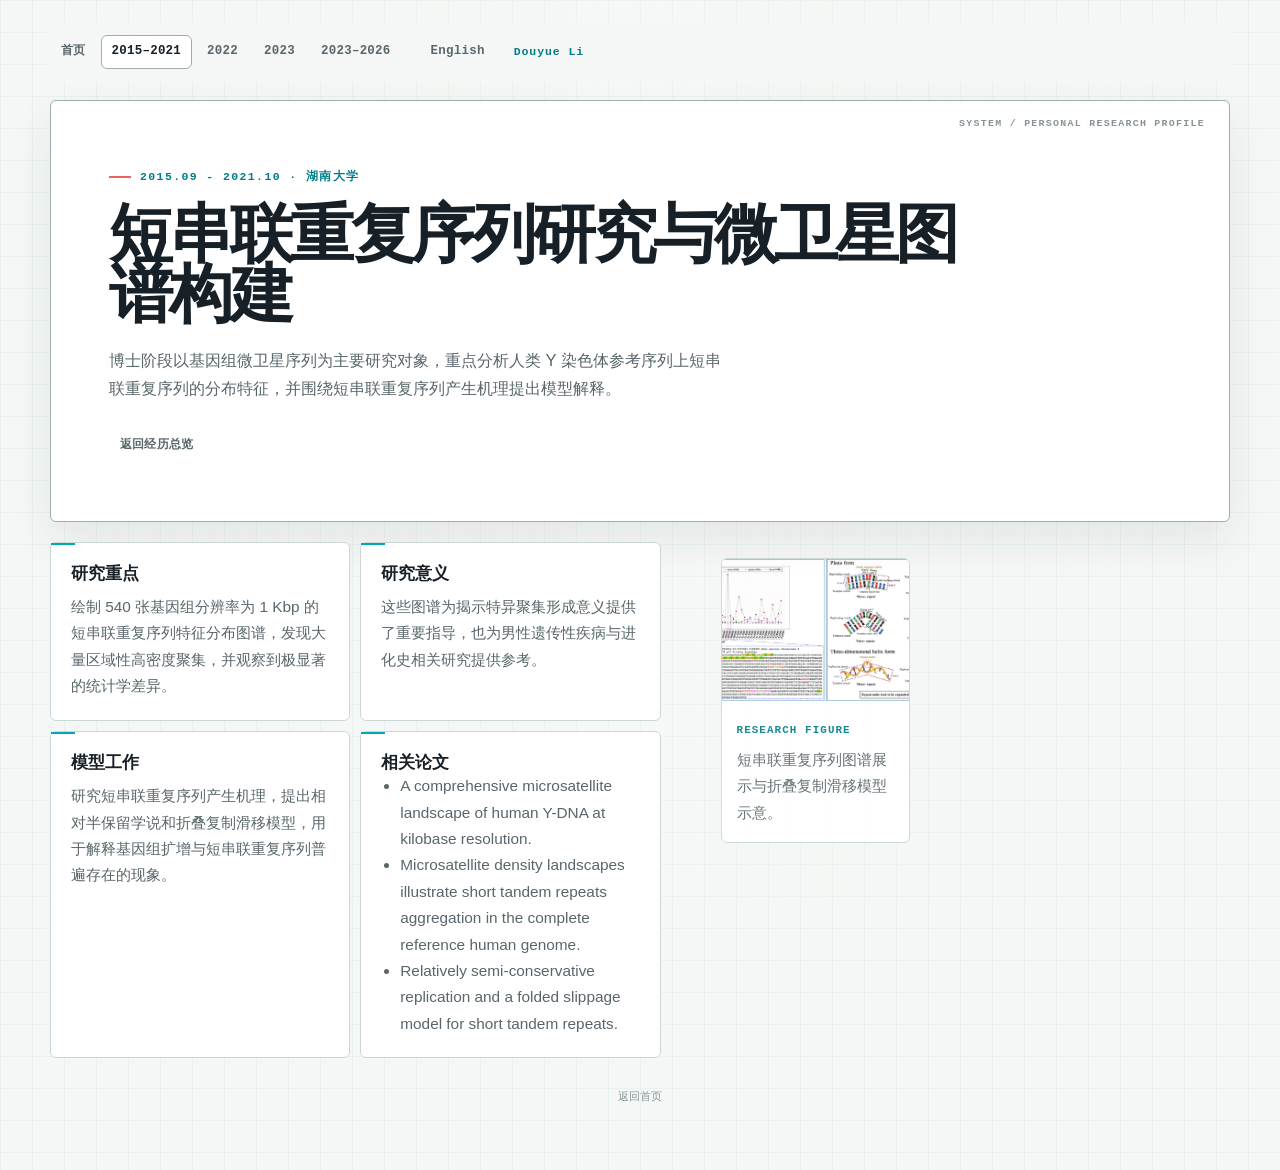
<file: experience/2015-2021.html>
<!doctype html>
<html lang="zh-CN">
  <head>
    <meta charset="utf-8" />
    <meta name="viewport" content="width=device-width, initial-scale=1" />
    <meta name="description" content="李都悦博士阶段短串联重复序列与微卫星研究经历。" />
    <title>2015–2021｜短串联重复序列研究｜李都悦</title>
    <link rel="stylesheet" href="../assets/styles.css?v=lab-20261014" />
  </head>
  <body>
    <main class="page">
      <header class="site-header">
        <nav class="site-nav" aria-label="站点导航" data-i18n-aria="nav.aria">
          <a href="../index.html" data-i18n="nav.home">首页</a>
          <a href="2015-2021.html" aria-current="page">2015–2021</a>
          <a href="2022.html">2022</a>
          <a href="2023.html">2023</a>
          <a href="2023-now.html" data-i18n="nav.now">2023–至今</a>
        </nav>
        <button class="language-toggle" type="button" data-language-toggle data-i18n="lang.switch" data-i18n-aria="lang.aria" aria-label="Switch to English">English</button>
        <a class="brand" href="../index.html" aria-label="返回首页" data-i18n-aria="brand.aria"><span class="brand-mark" data-i18n="brand.name">Douyue Li</span></a>
      </header>

      <section class="detail-hero">
        <span class="eyebrow" data-i18n="detail.2015.meta">2015.09 - 2021.10 · 湖南大学</span>
        <h1 data-i18n="detail.2015.title">短串联重复序列研究与微卫星图谱构建</h1>
        <p class="lead" data-i18n="detail.2015.lead">博士阶段以基因组微卫星序列为主要研究对象，重点分析人类 Y 染色体参考序列上短串联重复序列的分布特征，并围绕短串联重复序列产生机理提出模型解释。</p>
        <div class="inline-actions"><a class="link-pill" href="../index.html#experience" data-i18n="detail.back.overview">返回经历总览</a></div>
      </section>

      <section class="detail-layout">
        <div class="detail-stack">
          <article class="detail-card">
            <h3 data-i18n="detail.focus.title">研究重点</h3>
            <p data-i18n="detail.2015.focus.body">绘制 540 张基因组分辨率为 1 Kbp 的短串联重复序列特征分布图谱，发现大量区域性高密度聚集，并观察到极显著的统计学差异。</p>
          </article>
          <article class="detail-card">
            <h3 data-i18n="detail.significance.title">研究意义</h3>
            <p data-i18n="detail.2015.significance.body">这些图谱为揭示特异聚集形成意义提供了重要指导，也为男性遗传性疾病与进化史相关研究提供参考。</p>
          </article>
          <article class="detail-card">
            <h3 data-i18n="detail.model.title">模型工作</h3>
            <p data-i18n="detail.2015.model.body">研究短串联重复序列产生机理，提出相对半保留学说和折叠复制滑移模型，用于解释基因组扩增与短串联重复序列普遍存在的现象。</p>
          </article>
          <article class="detail-card">
            <h3 data-i18n="detail.related.title">相关论文</h3>
            <ul>
              <li>A comprehensive microsatellite landscape of human Y-DNA at kilobase resolution.</li>
              <li>Microsatellite density landscapes illustrate short tandem repeats aggregation in the complete reference human genome.</li>
              <li>Relatively semi-conservative replication and a folded slippage model for short tandem repeats.</li>
            </ul>
          </article>
        </div>
        <div class="figure-stack">
          <figure class="figure-card">
            <img src="../assets/images/work-2015-2021.png" alt="2015至2021年短串联重复序列研究图谱与折叠复制滑移模型" />
            <figcaption class="figure-caption"><span data-i18n="detail.2015.figure.label">Research figure</span><p data-i18n="detail.2015.figure.body">短串联重复序列图谱展示与折叠复制滑移模型示意。</p></figcaption>
          </figure>
        </div>
      </section>

      <p class="footer"><a href="../index.html" data-i18n="footer.home">返回首页</a></p>
    </main>
  <script src="../assets/site.js?v=lab-20261112" defer></script>
  </body>
</html>
</file>
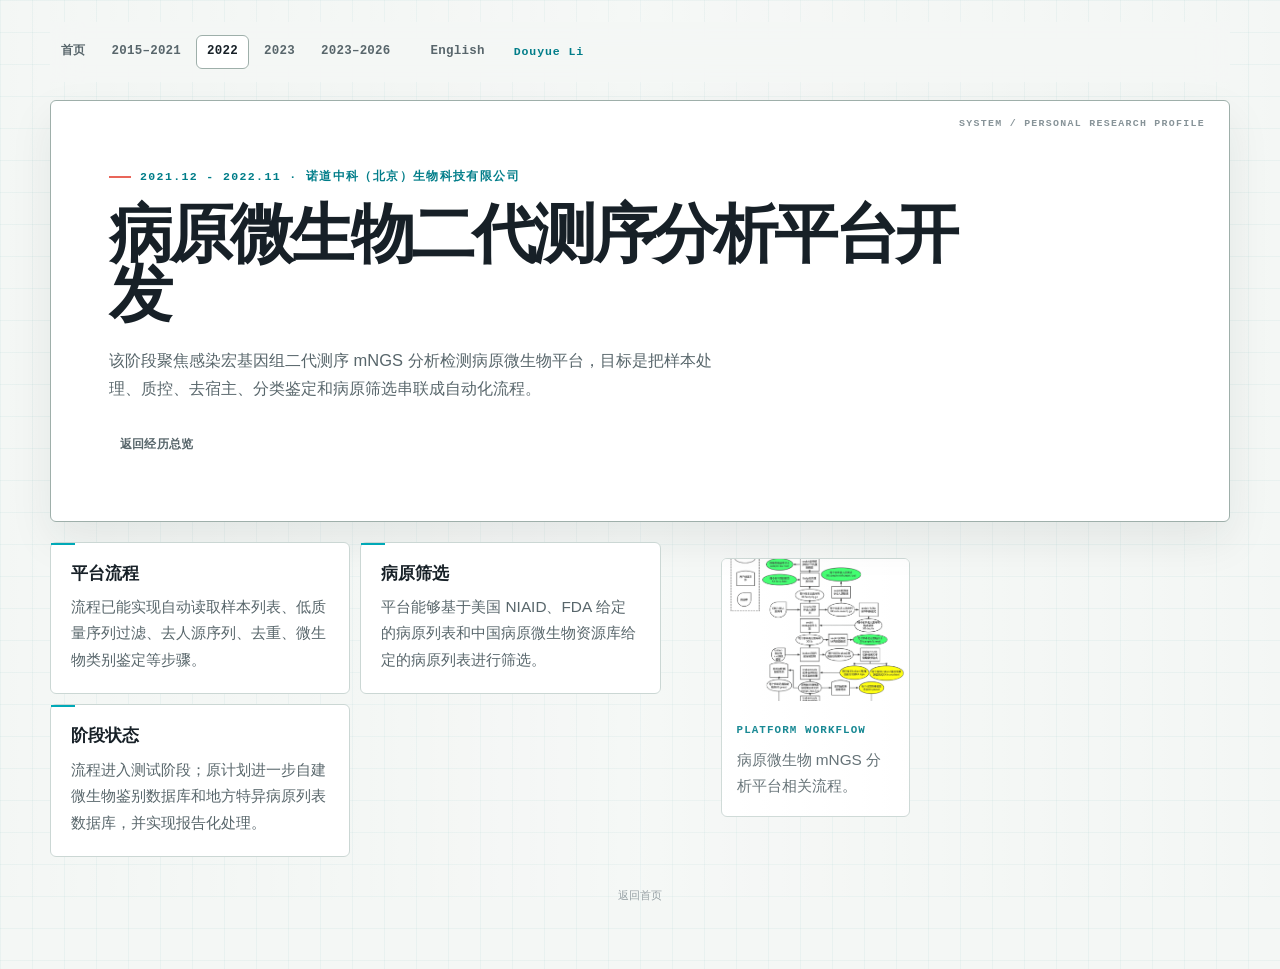
<file: experience/2022.html>
<!doctype html>
<html lang="zh-CN">
  <head>
    <meta charset="utf-8" />
    <meta name="viewport" content="width=device-width, initial-scale=1" />
    <meta name="description" content="李都悦在诺道中科从事病原微生物mNGS分析平台开发的经历。" />
    <title>2022｜病原微生物 mNGS 平台｜李都悦</title>
    <link rel="stylesheet" href="../assets/styles.css?v=lab-20261014" />
  </head>
  <body>
    <main class="page">
      <header class="site-header">
        <nav class="site-nav" aria-label="站点导航" data-i18n-aria="nav.aria">
          <a href="../index.html" data-i18n="nav.home">首页</a>
          <a href="2015-2021.html">2015–2021</a>
          <a href="2022.html" aria-current="page">2022</a>
          <a href="2023.html">2023</a>
          <a href="2023-now.html" data-i18n="nav.now">2023–至今</a>
        </nav>
        <button class="language-toggle" type="button" data-language-toggle data-i18n="lang.switch" data-i18n-aria="lang.aria" aria-label="Switch to English">English</button>
        <a class="brand" href="../index.html" aria-label="返回首页" data-i18n-aria="brand.aria"><span class="brand-mark" data-i18n="brand.name">Douyue Li</span></a>
      </header>

      <section class="detail-hero">
        <span class="eyebrow" data-i18n="detail.2022.meta">2021.12 - 2022.11 · 诺道中科（北京）生物科技有限公司</span>
        <h1 data-i18n="detail.2022.title">病原微生物二代测序分析平台开发</h1>
        <p class="lead" data-i18n="detail.2022.lead">该阶段聚焦感染宏基因组二代测序 mNGS 分析检测病原微生物平台，目标是把样本处理、质控、去宿主、分类鉴定和病原筛选串联成自动化流程。</p>
        <div class="inline-actions"><a class="link-pill" href="../index.html#experience" data-i18n="detail.back.overview">返回经历总览</a></div>
      </section>

      <section class="detail-layout">
        <div class="detail-stack">
          <article class="detail-card">
            <h3 data-i18n="detail.2022.workflow.title">平台流程</h3>
            <p data-i18n="detail.2022.workflow.body">流程已能实现自动读取样本列表、低质量序列过滤、去人源序列、去重、微生物类别鉴定等步骤。</p>
          </article>
          <article class="detail-card">
            <h3 data-i18n="detail.2022.pathogen.title">病原筛选</h3>
            <p data-i18n="detail.2022.pathogen.body">平台能够基于美国 NIAID、FDA 给定的病原列表和中国病原微生物资源库给定的病原列表进行筛选。</p>
          </article>
          <article class="detail-card">
            <h3 data-i18n="detail.2022.status.title">阶段状态</h3>
            <p data-i18n="detail.2022.status.body">流程进入测试阶段；原计划进一步自建微生物鉴别数据库和地方特异病原列表数据库，并实现报告化处理。</p>
          </article>
        </div>
        <div class="figure-stack">
          <figure class="figure-card">
            <img class="contain" src="../assets/images/work-2022.png" alt="2022年病原微生物mNGS分析平台工作经历图片" />
            <figcaption class="figure-caption"><span>Platform workflow</span><p data-i18n="detail.2022.figure.body">病原微生物 mNGS 分析平台相关流程。</p></figcaption>
          </figure>
        </div>
      </section>

      <p class="footer"><a href="../index.html" data-i18n="footer.home">返回首页</a></p>
    </main>
  <script src="../assets/site.js?v=lab-20261112" defer></script>
  </body>
</html>
</file>
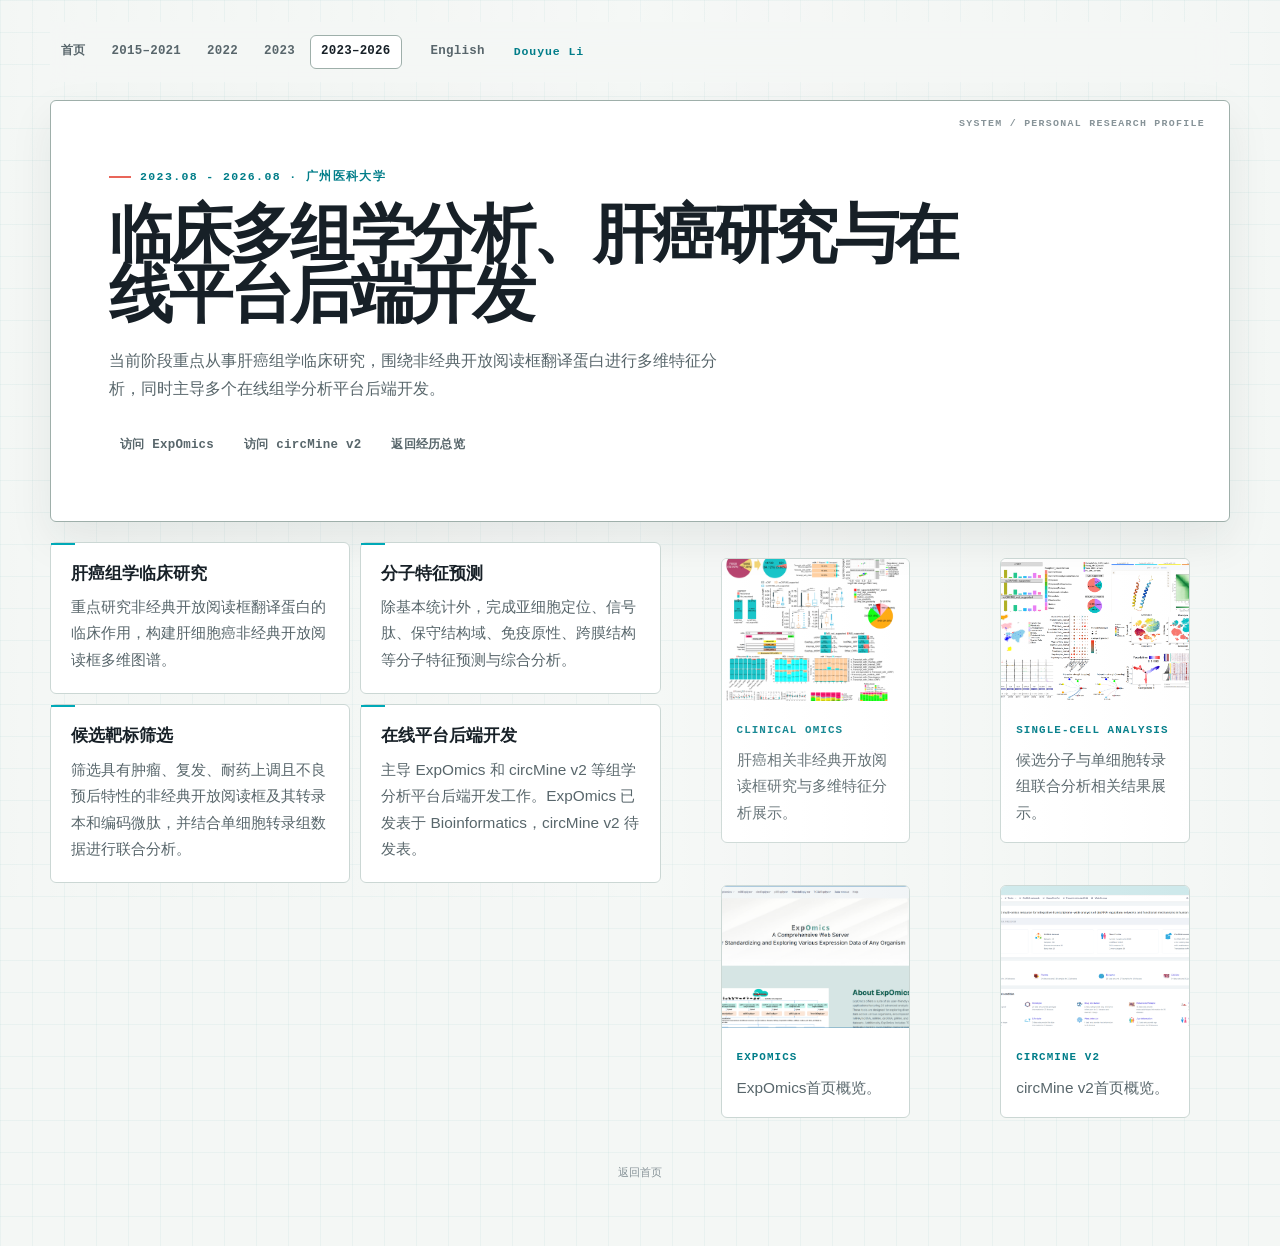
<file: experience/2023-now.html>
<!doctype html>
<html lang="zh-CN">
  <head>
    <meta charset="utf-8" />
    <meta name="viewport" content="width=device-width, initial-scale=1" />
    <meta name="description" content="李都悦在广州医科大学从事临床多组学分析、肝癌研究和在线平台后端开发的经历。" />
    <title>2023–2026｜临床多组学与平台开发｜李都悦</title>
    <link rel="stylesheet" href="../assets/styles.css?v=lab-20261014" />
  </head>
  <body>
    <main class="page">
      <header class="site-header">
        <nav class="site-nav" aria-label="站点导航" data-i18n-aria="nav.aria">
          <a href="../index.html" data-i18n="nav.home">首页</a>
          <a href="2015-2021.html">2015–2021</a>
          <a href="2022.html">2022</a>
          <a href="2023.html">2023</a>
          <a href="2023-now.html" aria-current="page" data-i18n="nav.now">2023–2026</a>
        </nav>
        <button class="language-toggle" type="button" data-language-toggle data-i18n="lang.switch" data-i18n-aria="lang.aria" aria-label="Switch to English">English</button>
        <a class="brand" href="../index.html" aria-label="返回首页" data-i18n-aria="brand.aria"><span class="brand-mark" data-i18n="brand.name">Douyue Li</span></a>
      </header>

      <section class="detail-hero">
        <span class="eyebrow" data-i18n="detail.now.meta">2023.08 - 2026.08 · 广州医科大学</span>
        <h1 data-i18n="detail.now.title">临床多组学分析、肝癌研究与在线平台后端开发</h1>
        <p class="lead" data-i18n="detail.now.lead">当前阶段重点从事肝癌组学临床研究，围绕非经典开放阅读框翻译蛋白进行多维特征分析，同时主导如ExpOmics和circMine v2等多个在线组学分析平台后端的开发。</p>
        <div class="inline-actions">
          <a class="link-pill external" href="http://www.biomedical-web.com/expomics/home" target="_blank" rel="noopener noreferrer" data-i18n="detail.now.expomics">访问 ExpOmics</a>
          <a class="link-pill external" href="http://www.biomedical-web.com/circmine_v2/home" target="_blank" rel="noopener noreferrer" data-i18n="detail.now.circmine">访问 circMine v2</a>
          <a class="link-pill" href="../index.html#experience" data-i18n="detail.back.overview">返回经历总览</a>
        </div>
      </section>

      <section class="detail-layout">
        <div class="detail-stack">
          <article class="detail-card">
            <h3 data-i18n="detail.now.clinical.title">肝癌组学临床研究</h3>
            <p data-i18n="detail.now.clinical.body">重点研究非经典开放阅读框翻译蛋白的临床作用，构建肝细胞癌非经典开放阅读框多维图谱。</p>
          </article>
          <article class="detail-card">
            <h3 data-i18n="detail.now.feature.title">分子特征预测</h3>
            <p data-i18n="detail.now.feature.body">除基本统计外，完成亚细胞定位、信号肽、保守结构域、免疫原性、跨膜结构等分子特征预测与综合分析。</p>
          </article>
          <article class="detail-card">
            <h3 data-i18n="detail.now.target.title">候选靶标筛选</h3>
            <p data-i18n="detail.now.target.body">筛选具有肿瘤、复发、耐药上调且不良预后特性的非经典开放阅读框及其转录本和编码微肽，并结合单细胞转录组数据进行联合分析。</p>
          </article>
          <article class="detail-card">
            <h3 data-i18n="detail.now.backend.title">在线平台后端开发</h3>
            <p data-i18n="detail.now.backend.body">主导 ExpOmics 和 circMine v2 等组学分析平台后端开发工作。ExpOmics 已发表于 Bioinformatics，circMine v2 待发表。</p>
          </article>
        </div>
        <div class="figure-stack">
          <figure class="figure-card">
            <img src="../assets/images/work-2023-now-1.png" alt="2023年至今肝癌组学临床研究工作经历图片一" />
            <figcaption class="figure-caption"><span>Clinical omics</span><p data-i18n="detail.now.figure.1">肝癌相关非经典开放阅读框研究与多维特征分析展示。</p></figcaption>
          </figure>
          <figure class="figure-card">
            <img src="../assets/images/work-2023-now-2.png" alt="2023年至今肝癌组学临床研究工作经历图片二" />
            <figcaption class="figure-caption"><span>Single-cell analysis</span><p data-i18n="detail.now.figure.2">候选分子与单细胞转录组联合分析相关结果展示。</p></figcaption>
          </figure>
          <figure class="figure-card">
            <img src="../assets/images/expomics.png" alt="ExpOmics在线组学分析平台截图" />
            <figcaption class="figure-caption"><span>ExpOmics</span><p data-i18n="detail.now.figure.3">ExpOmics首页概览。</p></figcaption>
          </figure>
          <figure class="figure-card">
            <img src="../assets/images/circmine.png" alt="circMine v2在线平台截图" />
            <figcaption class="figure-caption"><span>circMine v2</span><p data-i18n="detail.now.figure.4">circMine v2首页概览。</p></figcaption>
          </figure>
        </div>
      </section>

      <p class="footer"><a href="../index.html" data-i18n="footer.home">返回首页</a></p>
    </main>
  <script src="../assets/site.js?v=lab-20261112" defer></script>
  </body>
</html>
</file>
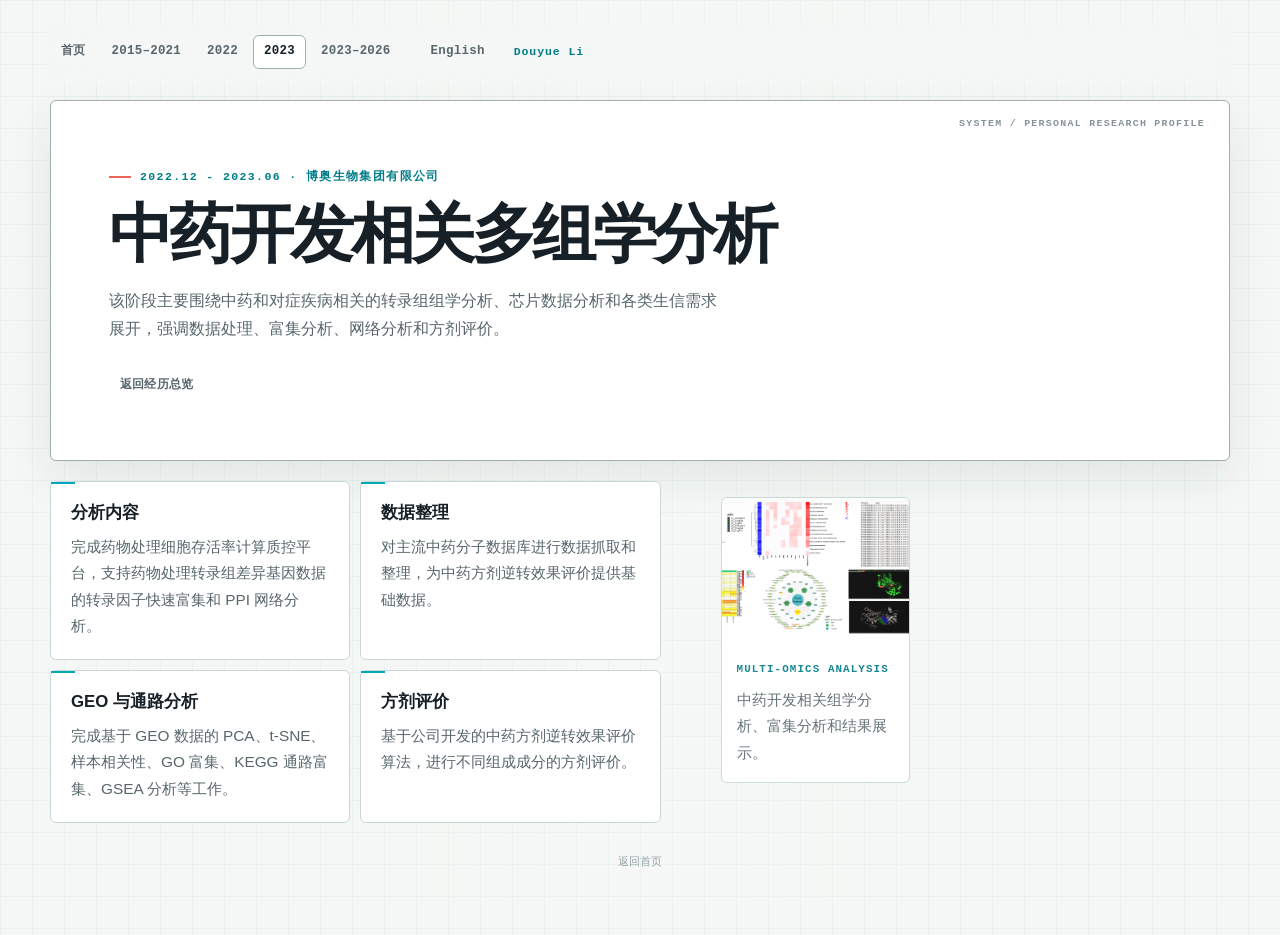
<file: experience/2023.html>
<!doctype html>
<html lang="zh-CN">
  <head>
    <meta charset="utf-8" />
    <meta name="viewport" content="width=device-width, initial-scale=1" />
    <meta name="description" content="李都悦在博奥生物进行中药与对症疾病相关多组学分析的经历。" />
    <title>2023｜中药相关多组学分析｜李都悦</title>
    <link rel="stylesheet" href="../assets/styles.css?v=lab-20261014" />
  </head>
  <body>
    <main class="page">
      <header class="site-header">
        <nav class="site-nav" aria-label="站点导航" data-i18n-aria="nav.aria">
          <a href="../index.html" data-i18n="nav.home">首页</a>
          <a href="2015-2021.html">2015–2021</a>
          <a href="2022.html">2022</a>
          <a href="2023.html" aria-current="page">2023</a>
          <a href="2023-now.html" data-i18n="nav.now">2023–至今</a>
        </nav>
        <button class="language-toggle" type="button" data-language-toggle data-i18n="lang.switch" data-i18n-aria="lang.aria" aria-label="Switch to English">English</button>
        <a class="brand" href="../index.html" aria-label="返回首页" data-i18n-aria="brand.aria"><span class="brand-mark" data-i18n="brand.name">Douyue Li</span></a>
      </header>

      <section class="detail-hero">
        <span class="eyebrow" data-i18n="detail.2023.meta">2022.12 - 2023.06 · 博奥生物集团有限公司</span>
        <h1 data-i18n="detail.2023.title">中药开发相关多组学分析</h1>
        <p class="lead" data-i18n="detail.2023.lead">该阶段主要围绕中药和对症疾病相关的转录组组学分析、芯片数据分析和各类生信需求展开，强调数据处理、富集分析、网络分析和方剂评价。</p>
        <div class="inline-actions"><a class="link-pill" href="../index.html#experience" data-i18n="detail.back.overview">返回经历总览</a></div>
      </section>

      <section class="detail-layout">
        <div class="detail-stack">
          <article class="detail-card">
            <h3 data-i18n="detail.2023.analysis.title">分析内容</h3>
            <p data-i18n="detail.2023.analysis.body">完成药物处理细胞存活率计算质控平台，支持药物处理转录组差异基因数据的转录因子快速富集和 PPI 网络分析。</p>
          </article>
          <article class="detail-card">
            <h3 data-i18n="detail.2023.data.title">数据整理</h3>
            <p data-i18n="detail.2023.data.body">对主流中药分子数据库进行数据抓取和整理，为中药方剂逆转效果评价提供基础数据。</p>
          </article>
          <article class="detail-card">
            <h3 data-i18n="detail.2023.geo.title">GEO 与通路分析</h3>
            <p data-i18n="detail.2023.geo.body">完成基于 GEO 数据的 PCA、t-SNE、样本相关性、GO 富集、KEGG 通路富集、GSEA 分析等工作。</p>
          </article>
          <article class="detail-card">
            <h3 data-i18n="detail.2023.prescription.title">方剂评价</h3>
            <p data-i18n="detail.2023.prescription.body">基于公司开发的中药方剂逆转效果评价算法，进行不同组成成分的方剂评价。</p>
          </article>
        </div>
        <div class="figure-stack">
          <figure class="figure-card">
            <img src="../assets/images/work-2023.png" alt="2023年中药与对症疾病相关多组学分析截图" />
            <figcaption class="figure-caption"><span>Multi-omics analysis</span><p data-i18n="detail.2023.figure.body">中药开发相关组学分析、富集分析和结果展示。</p></figcaption>
          </figure>
        </div>
      </section>

      <p class="footer"><a href="../index.html" data-i18n="footer.home">返回首页</a></p>
    </main>
  <script src="../assets/site.js?v=lab-20261112" defer></script>
  </body>
</html>
</file>
<file: assets/styles.css>
:root {
  color-scheme: light;
  --lab: #f4f7f5;
  --panel: #ffffff;
  --panel-soft: #edf3f1;
  --ink: #172027;
  --ink-soft: #58666b;
  --muted: #879398;
  --line: #cbd7d4;
  --line-strong: #9eafaa;
  --cyan: #00a9b7;
  --cyan-deep: #007d89;
  --coral: #e96559;
  --lime: #9abf3e;
  --shadow: 0 18px 44px rgba(23, 32, 39, 0.08);
  --radius: 6px;
  --mono: "IBM Plex Mono", "Cascadia Mono", "SFMono-Regular", Consolas, monospace;
  --display: "Space Grotesk", "Aptos Display", "Arial Narrow", "PingFang SC", "Microsoft YaHei", sans-serif;
  --body: "Noto Sans SC", "PingFang SC", "Microsoft YaHei", Arial, sans-serif;
}

* { box-sizing: border-box; }
html { scroll-behavior: smooth; }
body {
  margin: 0;
  color: var(--ink);
  background-color: var(--lab);
  background-image: linear-gradient(rgba(0,125,137,.045) 1px, transparent 1px), linear-gradient(90deg, rgba(0,125,137,.045) 1px, transparent 1px);
  background-size: 32px 32px;
  font-family: var(--body);
  font-size: 16px;
  line-height: 1.72;
}
body::before { content: ""; position: fixed; inset: 0; pointer-events: none; background: linear-gradient(90deg, transparent, rgba(255,255,255,.5), transparent); opacity: .25; }
a { color: inherit; text-decoration: none; }
a:hover { color: var(--cyan-deep); }
a:focus-visible, button:focus-visible { outline: 2px solid var(--coral); outline-offset: 4px; }
img { display: block; max-width: 100%; }
.page { width: min(1180px, calc(100% - 36px)); margin: 0 auto; padding: 22px 0 64px; }
.site-header { position: sticky; top: 0; z-index: 20; display: flex; align-items: center; gap: 18px; min-height: 60px; margin-bottom: 18px; padding: 10px 0; background: rgba(244,247,245,.9); border-bottom: 1px solid transparent; backdrop-filter: blur(14px); }
.site-nav { display: flex; flex-wrap: wrap; justify-content: flex-end; gap: 4px; }
.site-nav a, .language-toggle, .link-pill { display: inline-flex; align-items: center; justify-content: center; min-height: 34px; padding: 6px 10px; border: 1px solid transparent; border-radius: var(--radius); color: var(--ink-soft); font: 700 .78rem/1 var(--mono); letter-spacing: .02em; }
.site-nav a:hover, .site-nav a[aria-current="page"], .language-toggle:hover, .link-pill:hover { color: var(--ink); border-color: var(--line-strong); background: var(--panel); }
.language-toggle { cursor: pointer; background: transparent; }
.brand { color: var(--cyan-deep); font: 800 .72rem/1 var(--mono); letter-spacing: .08em; }
.hero, .detail-hero { position: relative; overflow: hidden; border: 1px solid var(--line-strong); border-radius: var(--radius); background: var(--panel); box-shadow: var(--shadow); }
.hero::before, .detail-hero::before { content: "SYSTEM / PERSONAL RESEARCH PROFILE"; position: absolute; top: 18px; right: 24px; color: var(--muted); font: 700 .62rem/1 var(--mono); letter-spacing: .13em; }
.hero-grid { position: relative; display: grid; grid-template-columns: minmax(0,1fr) 292px; gap: 48px; align-items: center; padding: clamp(34px,6vw,58px); }
.eyebrow { display: inline-flex; align-items: center; gap: 9px; color: var(--cyan-deep); font: 800 .72rem/1.2 var(--mono); letter-spacing: .12em; text-transform: uppercase; }
.eyebrow::before { content: ""; width: 22px; height: 2px; background: var(--coral); }
h1, h2, h3, p { margin: 0; }
h1, .display { max-width: 13ch; margin-top: 17px; color: var(--ink); font-family: var(--display); font-size: clamp(3.1rem,8vw,6.4rem); font-weight: 800; line-height: .94; letter-spacing: -.055em; }
h2 { margin-top: 5px; font: 800 clamp(1.65rem,3vw,2.55rem)/1.08 var(--display); letter-spacing: -.035em; }
h3 { font: 800 1.05rem/1.28 var(--display); }
.lead { max-width: 67ch; margin-top: 22px; color: var(--ink-soft); font-size: 1.03rem; }
.hero-actions, .inline-actions { display: flex; flex-wrap: wrap; gap: 8px; margin-top: 26px; }
.primary-link { display: inline-flex; align-items: center; justify-content: center; min-height: 38px; padding: 9px 14px; border: 1px solid var(--ink); border-radius: var(--radius); background: var(--ink); color: #fff; font: 800 .8rem/1 var(--mono); }
.primary-link::after { content: "↗"; margin-left: 9px; color: var(--lime); }
.primary-link:hover { color: #fff; background: var(--cyan-deep); border-color: var(--cyan-deep); }
.profile-card { position: relative; }
.portrait-frame { position: relative; z-index: 1; width: 178px; margin-left: auto; padding: 8px; border: 1px solid var(--line-strong); border-radius: var(--radius); background: var(--panel-soft); }
.portrait-frame img { width: 100%; aspect-ratio: 25/35; object-fit: cover; border-radius: 2px; filter: saturate(.82) contrast(1.04); }
.sequence-rail { position: absolute; inset: 42px 26px 26px auto; width: 72px; border-left: 1px solid var(--line-strong); }
.sequence-rail::before, .sequence-rail::after { content: ""; position: absolute; left: -5px; width: 9px; height: 9px; border: 2px solid var(--cyan); border-radius: 50%; background: var(--panel); }
.sequence-rail::before { top: 17%; }
.sequence-rail::after { bottom: 13%; border-color: var(--coral); }
.sequence-rail span { position: absolute; left: 13px; color: var(--muted); font: 700 .58rem/1 var(--mono); white-space: nowrap; }
.sequence-rail span:nth-child(1) { top: 16%; }
.sequence-rail span:nth-child(2) { top: 48%; }
.sequence-rail span:nth-child(3) { bottom: 12%; }
.sequence-rail.is-active::before { box-shadow: 0 0 0 5px rgba(0,169,183,.14); }
.reveal-ready { opacity: 0; transform: translateY(8px); transition: opacity .45s ease, transform .45s ease; }
.reveal-ready.is-visible { opacity: 1; transform: none; }
.signal-strip { display: grid; grid-template-columns: repeat(4, minmax(0, 1fr)); margin-top: 10px; border: 1px solid var(--line); border-radius: var(--radius); background: var(--ink); color: #fff; }
.signal { display: grid; gap: 2px; padding: 16px 18px; border-right: 1px solid rgba(255,255,255,.18); }
.signal:last-child { border-right: 0; }
.signal strong { color: var(--lime); font: 800 1rem/1 var(--mono); letter-spacing: .04em; }
.signal span { color: rgba(255,255,255,.68); font: .68rem/1.3 var(--mono); }
.section { margin-top: 20px; padding: clamp(24px,4vw,42px); border: 1px solid var(--line); border-radius: var(--radius); background: rgba(255,255,255,.82); }
.section-head { display: flex; align-items: end; justify-content: space-between; gap: 22px; margin-bottom: 24px; }
.section-kicker, .work-meta, .timeline-time, .figure-caption > span { color: var(--cyan-deep); font: 800 .68rem/1.2 var(--mono); letter-spacing: .1em; text-transform: uppercase; }
.grid-2, .grid-3, .work-grid, .detail-stack, .figure-stack { display: grid; gap: 10px; }
.grid-2 { grid-template-columns: repeat(2,minmax(0,1fr)); }
.grid-3 { grid-template-columns: repeat(3,minmax(0,1fr)); }
.work-grid { grid-template-columns: repeat(2,minmax(0,1fr)); }
.card, .work-card, .detail-card, .paper, .figure-card { border: 1px solid var(--line); border-radius: var(--radius); background: var(--panel); }
.card, .detail-card, .paper { padding: 20px; }
.card, .detail-card { position: relative; }
.card::before, .detail-card::before { content: ""; position: absolute; top: 0; left: 0; width: 24px; height: 2px; background: var(--cyan); }
.card p, .card li, .work-card p, .detail-card p, .detail-card li, .paper cite, .figure-card p, .timeline-body p { color: var(--ink-soft); font-size: .96rem; }
.card p, .detail-card p { margin-top: 10px; }
.card ul, .detail-card ul { margin: 0; padding-left: 19px; color: var(--ink-soft); }
.work-card { overflow: hidden; display: flex; flex-direction: column; transition: border-color .2s ease, transform .2s ease; }
.work-card:hover { border-color: var(--cyan); transform: translateY(-2px); }
.work-card-body { flex: 1; padding: 22px 22px 14px; }
.work-meta { display: block; margin-bottom: 12px; color: var(--coral); }
.work-card img { width: 150px; height: 92px; margin: 0 22px 22px; border: 1px solid var(--line); border-radius: 2px; object-fit: cover; background: var(--panel-soft); cursor: zoom-in; }
.work-card.tall img { width: 110px; height: 148px; }
.paper-list { display: grid; gap: 8px; }
.paper { display: block; position: relative; padding: 18px 48px 18px 20px; transition: border-color .2s ease, background .2s ease; }
.paper::after { content: "↗"; position: absolute; top: 19px; right: 20px; color: var(--cyan-deep); font: 800 1.15rem/1 var(--mono); }
.paper:hover { color: inherit; border-color: var(--cyan); background: var(--panel-soft); }
.paper cite { display: block; margin-top: 8px; font-style: normal; }
.detail-hero { padding: clamp(30px,5vw,58px); }
.detail-hero h1 { max-width: 900px; font-size: clamp(2.3rem,5vw,4.5rem); }
.detail-layout { display: grid; grid-template-columns: minmax(0,1fr) minmax(280px,.9fr); gap: 20px; margin-top: 20px; align-items: start; }
.detail-stack { grid-template-columns: repeat(2,minmax(0,1fr)); }
.figure-stack { grid-template-columns: repeat(2,minmax(0,1fr)); }
.figure-card { overflow: hidden; }
.figure-card img { width: 100%; height: 142px; object-fit: cover; background: var(--panel-soft); cursor: zoom-in; }
.figure-caption { padding: 13px 15px 16px; }
.figure-caption p { margin-top: 6px; }
.tag-list { display: flex; flex-wrap: wrap; gap: 6px; margin-top: 14px; }
.tag { padding: 5px 8px; border: 1px solid var(--line); border-radius: 2px; color: var(--cyan-deep); font: 700 .7rem/1 var(--mono); }
.timeline { display: grid; gap: 8px; }
.timeline-item { display: grid; grid-template-columns: 150px minmax(0,1fr); gap: 18px; padding: 18px; border: 1px solid var(--line); border-radius: var(--radius); background: var(--panel); }
.image-lightbox { position: fixed; inset: 0; z-index: 100; display: none; place-items: center; padding: 5vw; background: rgba(23,32,39,.9); }
.image-lightbox.is-open { display: grid; }
.image-lightbox img { max-width: min(1100px,94vw); max-height: 86vh; object-fit: contain; border: 1px solid var(--line-strong); border-radius: 2px; background: var(--panel); }
.lightbox-close { position: fixed; top: 22px; right: 24px; width: 40px; height: 40px; border: 1px solid rgba(255,255,255,.5); border-radius: var(--radius); background: transparent; color: #fff; font: 400 1.6rem/1 var(--body); cursor: pointer; }
.site-footer, .footer { display: flex; flex-wrap: wrap; align-items: center; justify-content: center; gap: 10px; margin-top: 32px; color: var(--muted); font: .7rem/1.4 var(--mono); }
.site-footer-separator { color: var(--coral); }
.visitor-badge { display: inline-block; width: auto; height: 18px; vertical-align: middle; }
.visitor-value { color: var(--ink-soft); }
@keyframes rise-in { from { opacity: 0; transform: translateY(10px); } to { opacity: 1; transform: none; } }
.hero > *, .section { animation: rise-in .55s ease both; }
.section:nth-of-type(2) { animation-delay: .06s; }
.section:nth-of-type(3) { animation-delay: .12s; }
@media (max-width: 920px) {
  .site-header { align-items: flex-start; flex-wrap: wrap; }
  .site-nav { justify-content: flex-start; }
  .hero-grid { grid-template-columns: minmax(0,1fr) 200px; gap: 28px; }
  .sequence-rail { right: 13px; }
  .grid-3, .work-grid, .detail-layout { grid-template-columns: 1fr; }
  .detail-layout { gap: 14px; }
  .signal-strip { grid-template-columns: repeat(2, minmax(0, 1fr)); }
  .signal:nth-child(2) { border-right: 0; }
  .signal:nth-child(-n+2) { border-bottom: 1px solid rgba(255,255,255,.18); }
}
@media (max-width: 620px) {
  .page { width: min(100% - 22px,1180px); padding-top: 10px; }
  .site-header { margin-bottom: 12px; }
  .site-nav { gap: 2px; }
  .site-nav a, .language-toggle { padding: 6px 7px; font-size: .68rem; }
  .hero::before, .detail-hero::before { right: 15px; font-size: .52rem; }
  .hero-grid { display: block; padding: 34px 24px 28px; }
  h1, .display { max-width: 10ch; font-size: clamp(3rem,17vw,5rem); }
  .profile-card { margin: 30px 0 0; }
  .portrait-frame { width: 142px; margin-left: 0; }
  .sequence-rail { top: 30px; right: 22px; bottom: 28px; }
  .section, .detail-hero { padding: 24px 18px; }
  .section-head { display: block; }
  .section-head .lead { margin-top: 12px; }
  .signal-strip { grid-template-columns: 1fr 1fr; }
  .signal { padding: 13px 12px; }
  .grid-2, .detail-stack, .figure-stack { grid-template-columns: 1fr; }
  .timeline-item { grid-template-columns: 1fr; gap: 8px; }
  .work-card img { width: calc(100% - 44px); height: 120px; }
  .work-card.tall img { width: 100px; height: 140px; }
}
@media (prefers-reduced-motion: reduce) { html { scroll-behavior: auto; } *, *::before, *::after { animation-duration: .01ms !important; animation-iteration-count: 1 !important; transition-duration: .01ms !important; } .reveal-ready { opacity: 1; transform: none; } }
</file>
